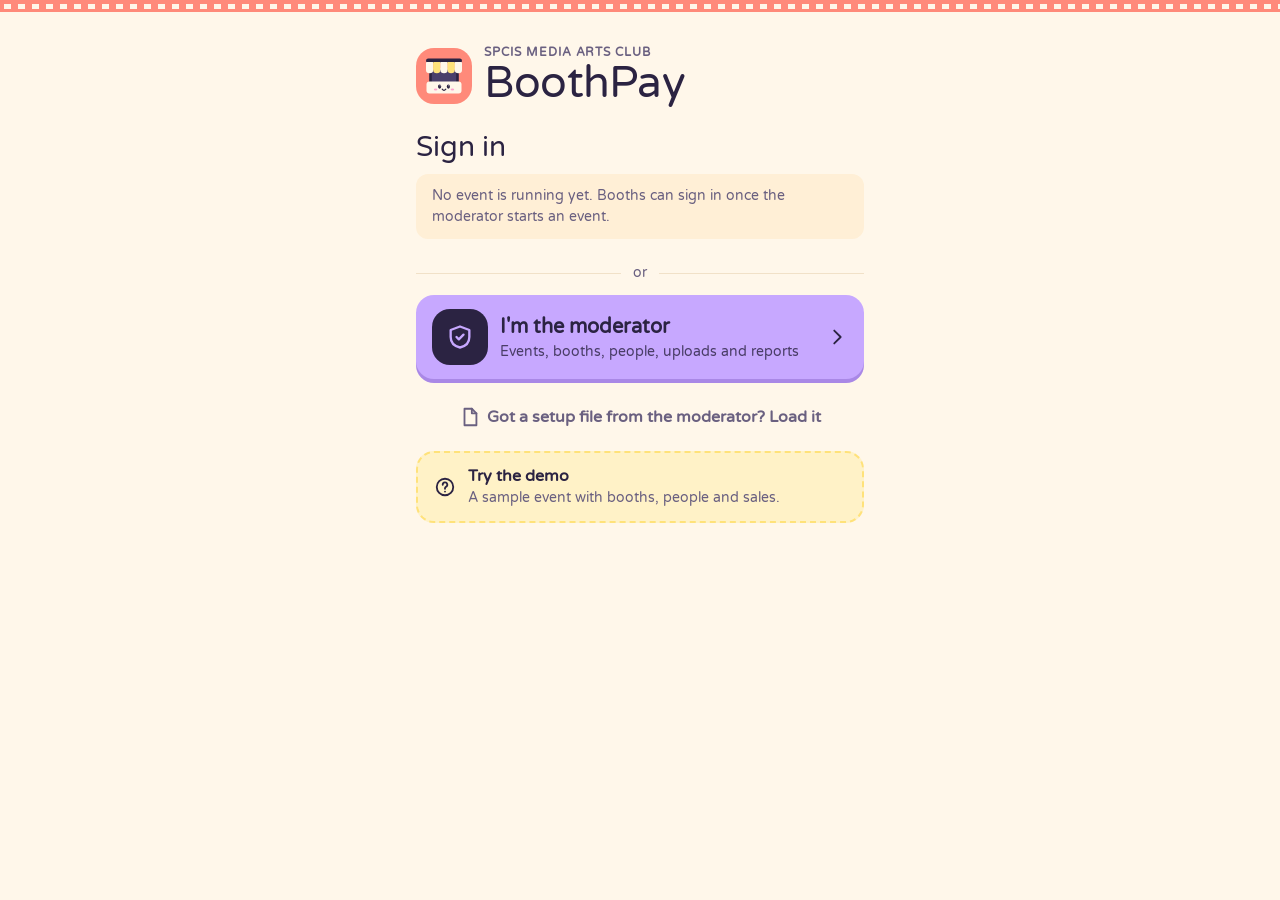
<file: index.html>
<!doctype html>
<html lang="en">
<head>
<meta charset="utf-8">
<meta name="viewport" content="width=device-width, initial-scale=1, viewport-fit=cover">
<meta name="theme-color" content="#FF8A7A">
<link rel="manifest" href="manifest.json">
<link rel="apple-touch-icon" href="assets/icons/apple-touch-icon.png">
<link rel="icon" type="image/png" href="assets/icons/favicon-64.png">
<meta name="apple-mobile-web-app-capable" content="yes">
<meta name="apple-mobile-web-app-title" content="BoothPay">
<title>BoothPay · Sign in</title>
<link rel="stylesheet" href="css/tokens.css">
<link rel="stylesheet" href="css/ui.css">
</head>
<body>
<div class="sprocket" aria-hidden="true"></div>
<main class="login">
  <header class="brand">
    <span class="badge lg" id="brandMark"></span>
    <div><p class="eyebrow">SPCIS Media Arts Club</p><h1 class="h1">BoothPay</h1></div>
  </header>
  <p class="event-now" id="eventNow"></p>
  <section id="step" aria-live="polite"></section>
  <div id="installSlot"></div>
</main>
<input type="file" id="setupFile" accept=".json,application/json" hidden>
<dialog class="sheet" id="sheet"><div class="sheet-in"></div></dialog>
<script src="js/util.js"></script>
<script src="js/ui.js"></script>
<script src="js/seed.js"></script>
<script src="js/store.js"></script>
<script src="js/sync.js"></script>
<script src="js/pwa.js"></script>
<script src="js/pin.js"></script>
<script src="js/demo.js"></script>
<script src="js/login.js"></script>
</body>
</html>
</file>
<file: css/tokens.css>
/* ContactSheet design tokens — "Summer". Tokens only, no components. */
/* Varela Round (SIL Open Font License). One weight: "CS Round" never fakes bold (headings, numbers);
   "CS Body" lets the browser bold it for <b> and labels. */
@font-face { font-family: "CS Round"; src: url(../assets/fonts/varelaround-400.ttf) format("truetype"); font-weight: 100 900; font-display: swap; }
@font-face { font-family: "CS Body"; src: url(../assets/fonts/varelaround-400.ttf) format("truetype"); font-weight: 400; font-display: swap; }
@font-face { font-family: "Plex Mono"; src: url(../assets/fonts/plexmono-500.woff2) format("woff2"); font-weight: 500; font-display: swap; }

:root {
  /* summer pastels — bright, not muted. Dark text always sits on them. */
  --coral: #FF8A7A;
  --peach: #FFB98A;
  --lemon: #FFE27A;
  --mint: #7FE3B4;
  --aqua: #7ADCD8;
  --sky: #8CC8FF;
  --lilac: #C7A8FF;
  --pink: #FFA3CF;
  --on-pastel: #2B2342;

  /* surfaces & text */
  --paper: #FFF7EA;
  --card: #FFFFFF;
  --wash: #FFEFD6;
  --rule: #F1E1C8;
  --graphite: #6A6080;
  --ink: #2B2342;
  --on-ink: #FFF7EA;
  /* status: text-safe darker tones + pastel washes */
  --safelight: #D9394A;
  --safe-wash: #FFE3E6;
  --fixer: #0F7A4E;
  --fix-wash: #DDF8EB;
  --amber: #9A6400;
  --amber-wash: #FFF2C7;

  --f-display: "CS Round", "Arial Rounded MT Bold", ui-rounded, system-ui, sans-serif;
  --f-body: "CS Body", ui-rounded, system-ui, -apple-system, "Segoe UI", Roboto, sans-serif;
  --f-mono: "Plex Mono", ui-monospace, Menlo, Consolas, monospace;

  --t-12: .75rem; --t-14: .875rem; --t-16: 1rem; --t-18: 1.125rem; --t-20: 1.25rem;
  --t-28: 1.75rem; --t-36: 2.25rem; --t-44: 2.75rem; --t-72: 4.5rem;

  --s-1: 4px; --s-2: 8px; --s-3: 12px; --s-4: 16px; --s-5: 24px; --s-6: 32px; --s-7: 48px;
  --r-1: 12px; --r-2: 18px; --r-3: 24px;
  --tap: 52px;
  --hair: 1px solid var(--rule);
  --lift: 0 0 0 1px var(--rule), 0 3px 0 var(--rule);
  --ease: cubic-bezier(.2, .7, .2, 1);
  --dur: 140ms;
}

/* Dark = warm summer night; pastels stay bright */
@media (prefers-color-scheme: dark) {
  :root {
    --paper: #1E1A2E; --card: #2A2540; --wash: #342E4E; --rule: #403960; --graphite: #B9B0D4;
    --ink: #FFF3E2; --on-ink: #1E1A2E;
    --safelight: #FF8A93; --safe-wash: #45222E; --fixer: #7FE3B4; --fix-wash: #1D3A33;
    --amber: #FFD36A; --amber-wash: #3E3420;
  }
}

@media (prefers-reduced-motion: reduce) { :root { --dur: 0ms; } }
</file>
<file: css/ui.css>
/* ContactSheet shared components + sign-in + register. Uses tokens.css only. */
*, *::before, *::after { box-sizing: border-box; }
html { -webkit-text-size-adjust: 100%; }
/* no visible scroll bars anywhere (scrolling still works by touch, wheel and trackpad) */
* { scrollbar-width: none; -ms-overflow-style: none; }
*::-webkit-scrollbar { display: none; width: 0; height: 0; }
body { margin: 0; background: var(--paper); color: var(--ink); font: 400 var(--t-16)/1.45 var(--f-body); -webkit-tap-highlight-color: transparent; }
button, input, select, textarea { font: inherit; color: inherit; }
button { cursor: pointer; background: none; border: 0; padding: 0; }
button:disabled { cursor: not-allowed; opacity: .4; }
:focus-visible { outline: 3px solid var(--sky); outline-offset: 2px; }
h1, h2, h3, p, ol, ul { margin: 0; }
ol, ul { padding: 0; list-style: none; }
[hidden] { display: none !important; }
.ic { width: 22px; height: 22px; flex: none; }

/* type roles */
.h1 { font: 400 var(--t-44)/1.05 var(--f-display); letter-spacing: -.01em; }
.h2 { font: 400 var(--t-28)/1.1 var(--f-display); }
.h3 { font-weight: 700; font-size: var(--t-18); }
.big-num { font: 400 var(--t-44)/1 var(--f-display); font-variant-numeric: tabular-nums; }
.huge-num { font: 400 var(--t-72)/1 var(--f-display); font-variant-numeric: tabular-nums; }
.eyebrow, .label { font-size: var(--t-12); font-weight: 600; letter-spacing: .08em; text-transform: uppercase; color: var(--graphite); }
.sub { color: var(--graphite); font-size: var(--t-14); }
.num { font-variant-numeric: tabular-nums; }
.mono { font-family: var(--f-mono); font-weight: 500; letter-spacing: .02em; }
.ok-text { color: var(--fixer); } .bad-text { color: var(--safelight); }

/* film-strip edge: the one decorative motif */
.sprocket { height: 12px; background-color: var(--coral);
  background-image: linear-gradient(90deg, var(--paper) 0 7px, transparent 7px);
  background-size: 14px 5px; background-repeat: repeat-x; background-position: 4px 3.5px; }

/* buttons */
.btn { min-height: var(--tap); padding: 0 var(--s-5); border-radius: var(--r-1); font-weight: 700; display: inline-flex; align-items: center; justify-content: center; gap: var(--s-2); transition: background var(--dur) var(--ease), transform var(--dur) var(--ease); white-space: nowrap; }
.btn:active:not(:disabled) { transform: scale(.98); }
.btn.primary { background: var(--ink); color: var(--on-ink); }
/* button stack in forms: main button on top, full width */
.btn-grid { display: grid; grid-template-columns: 1fr 1fr; gap: var(--s-2); }
.btn-grid > :first-child { grid-column: 1 / -1; }
.btn-grid > :last-child:nth-child(2n) { grid-column: 1 / -1; } /* a button left alone on its row fills it */
.btn.go { background: var(--mint); color: var(--on-pastel); box-shadow: 0 3px 0 #4FC08D; }
.btn.danger { background: var(--coral); color: var(--on-pastel); box-shadow: 0 3px 0 #E66655; }
.btn.ghost { border: 2px solid var(--rule); background: var(--card); }
.btn.wide { width: 100%; font-size: var(--t-18); }
.btn.sm { min-height: 44px; padding: 0 var(--s-4); font-size: var(--t-14); }
.link { min-height: 44px; display: inline-flex; align-items: center; gap: 6px; padding: 0 var(--s-1); color: var(--graphite); font-weight: 600; }
.link:hover { color: var(--ink); }
.icon-btn { width: 44px; height: 44px; display: grid; place-items: center; border-radius: var(--r-1); color: var(--graphite); }
.icon-btn:hover { background: var(--wash); color: var(--ink); }

/* booth badge */
.badge { --booth: #FFB98A; width: 40px; height: 40px; border-radius: var(--r-1); background: var(--booth); color: var(--on-pastel); display: grid; place-items: center; flex: none; }
.badge.inv { color: var(--on-ink); }
.pin-booth { display: inline-flex; align-items: center; gap: var(--s-3); font-size: var(--t-20); margin-bottom: var(--s-2); }
.badge.lg { width: 56px; height: 56px; border-radius: var(--r-2); } .badge.lg .ic { width: 28px; height: 28px; }
.badge.sm { width: 28px; height: 28px; border-radius: 6px; } .badge.sm .ic { width: 16px; height: 16px; }

/* status chip */
.chip { font-size: var(--t-12); font-weight: 600; color: var(--graphite); display: inline-flex; align-items: center; gap: 6px; padding: 4px 10px; border-radius: 99px; background: var(--wash); white-space: nowrap; }
.chip::before { content: ""; width: 8px; height: 8px; border-radius: 50%; background: var(--amber); }
.chip.ok::before { background: var(--fixer); }
.pill { display: inline-block; font-size: var(--t-12); font-weight: 700; padding: 2px 8px; border-radius: 99px; background: var(--wash); color: var(--graphite); }
.pill.ok { background: var(--fix-wash); color: var(--fixer); } .pill.bad { background: var(--safe-wash); color: var(--safelight); }

/* top bar + tabs */
.topbar { position: sticky; top: 0; z-index: 5; background: var(--paper); border-bottom: var(--hair); }
.topbar-in { display: flex; align-items: center; gap: var(--s-3); padding: var(--s-3) var(--s-4); }
.who-block { display: flex; align-items: center; gap: var(--s-3); min-width: 0; }
.who-block .name { font: 400 var(--t-20)/1.1 var(--f-display); }
.who-block .sub { white-space: nowrap; overflow: hidden; text-overflow: ellipsis; }
.topbar-in .chip { margin-left: auto; }
.tabs { display: flex; gap: var(--s-1); padding: 0 var(--s-3); overflow-x: auto; scrollbar-width: none; }
.tabs button { min-height: 48px; padding: 0 var(--s-3); display: inline-flex; align-items: center; gap: var(--s-2); color: var(--graphite); font-weight: 700; border-bottom: 3px solid transparent; white-space: nowrap; }
.tabs button .ic { width: 18px; height: 18px; }
.tabs button[aria-selected="true"] { color: var(--ink); border-color: var(--coral); }
@media (max-width: 599px) { .hide-sm { display: none !important; } }

/* toast */
.toast { position: fixed; left: 50%; bottom: 96px; transform: translate(-50%, 20px); opacity: 0; pointer-events: none; z-index: 50; display: flex; align-items: center; gap: var(--s-2); padding: var(--s-3) var(--s-4); border-radius: var(--r-2); background: var(--ink); color: var(--on-ink); font-weight: 600; transition: opacity var(--dur) var(--ease), transform var(--dur) var(--ease); max-width: calc(100vw - 32px); }
.toast.show { opacity: 1; transform: translate(-50%, 0); }
.toast[data-kind="bad"] { background: var(--coral); color: var(--on-pastel); }

/* bottom sheet / dialog */
dialog.sheet { border: 0; padding: 0; margin: auto auto 0; width: 100%; max-width: 560px; max-height: 92vh; background: var(--paper); color: var(--ink); border-radius: var(--r-3) var(--r-3) 0 0; }
dialog.sheet::backdrop { background: rgb(24 23 26 / .5); }
@media (min-width: 900px) { dialog.sheet { margin: auto; border-radius: var(--r-3); } }
.sheet-in { padding: var(--s-4) var(--s-5) calc(var(--s-5) + env(safe-area-inset-bottom)); display: grid; gap: var(--s-4); }
.sheet-head { display: flex; justify-content: space-between; align-items: flex-start; gap: var(--s-3); padding-top: var(--s-2); }
.x { width: 44px; height: 44px; display: grid; place-items: center; margin: -6px -10px 0 0; color: var(--graphite); border-radius: var(--r-1); }

/* forms */
.field { display: grid; gap: 6px; }
.field > span { font-weight: 700; font-size: var(--t-14); }
.field small { color: var(--graphite); font-size: var(--t-12); }
.input, .field input:not([type=checkbox]):not([type=radio]), .field select { min-height: var(--tap); width: 100%; padding: 0 var(--s-4); border: 2px solid var(--rule); border-radius: var(--r-1); background: var(--card); }
.input:focus, .field input:focus, .field select:focus { border-color: var(--ink); outline: none; }
.field-row { display: grid; grid-template-columns: 1fr 1fr; gap: var(--s-3); }
.err { color: var(--safelight); min-height: 1.4em; font-size: var(--t-14); font-weight: 600; }
.note { background: var(--wash); border-radius: var(--r-1); padding: var(--s-3) var(--s-4); font-size: var(--t-14); color: var(--graphite); }
.note.warn { background: var(--amber-wash); color: var(--amber); }

/* big choice cards (sign-in) */
.choices { display: grid; gap: var(--s-3); }
.choice { display: flex; align-items: center; gap: var(--s-4); width: 100%; min-height: 84px; padding: var(--s-4); text-align: left; background: var(--card); border-radius: var(--r-2); box-shadow: var(--lift); border-left: 6px solid var(--booth, var(--ink)); transition: transform var(--dur) var(--ease); }
.choice:active { transform: scale(.985); }
.choice .t { font-weight: 700; font-size: var(--t-18); display: block; }
.choice .ic.go { margin-left: auto; color: var(--graphite); }

/* sign in */
.login { max-width: 480px; margin: 0 auto; padding: var(--s-6) var(--s-4) var(--s-7); display: grid; gap: var(--s-5); }
.brand { display: flex; align-items: center; gap: var(--s-3); }
.brand .badge { background: var(--coral); color: var(--on-pastel); padding: 4px; }
.logo { width: 100%; height: 100%; display: block; }
.event-now { display: flex; align-items: center; gap: var(--s-2); padding: var(--s-3) var(--s-4); border-radius: var(--r-1); background: var(--fix-wash); color: var(--fixer); font-weight: 600; font-size: var(--t-14); }
.event-now.none { background: var(--wash); color: var(--graphite); }
.dots { display: flex; gap: var(--s-4); justify-content: center; height: 24px; }
.dots i { width: 20px; height: 20px; border-radius: 50%; border: 3px solid var(--ink); transition: background var(--dur); }
.dots i.on { background: var(--ink); }
.dots.shake { animation: shake 300ms; }
@keyframes shake { 25% { transform: translateX(-8px); } 75% { transform: translateX(8px); } }
.keypad { display: grid; grid-template-columns: repeat(3, 1fr); gap: var(--s-2); }
.keypad button { min-height: 68px; border-radius: var(--r-2); background: var(--card); box-shadow: var(--lift); font: 400 var(--t-28) var(--f-display); display: grid; place-items: center; }
.keypad button:active { background: var(--wash); }
.keypad.locked { opacity: .45; }
.big-user { font-size: var(--t-20) !important; min-height: 60px !important; }
.field-label { font-weight: 700; font-size: var(--t-14); margin-top: var(--s-4); text-align: center; }
.who-line { display: inline-flex; align-items: center; gap: var(--s-2); padding: var(--s-2) 0; color: var(--ink); }
.center { text-align: center; }

/* ---------- register ---------- */
.pos-main { display: grid; grid-template-columns: 1fr; padding-bottom: 104px; }
.cart-side { display: none; }
@media (min-width: 900px) {
  .pos-main { grid-template-columns: 1fr 380px; padding-bottom: 0; min-height: calc(100vh - 120px); }
  .cart-side { display: grid; gap: var(--s-3); align-content: start; border-left: var(--hair); padding: var(--s-5); position: sticky; top: 120px; align-self: start; }
  .cartbar { display: none !important; }
}
.grid { display: grid; grid-template-columns: repeat(auto-fill, minmax(150px, 1fr)); gap: var(--s-3); padding: var(--s-4); }
.tile { position: relative; background: var(--card); border-radius: var(--r-2); box-shadow: var(--lift); border-top: 8px solid var(--booth); min-height: 128px; padding: var(--s-4); text-align: left; display: flex; flex-direction: column; justify-content: space-between; gap: var(--s-2); transition: transform var(--dur) var(--ease), background var(--dur); }
.tile:active { transform: scale(.97); }
.tile.in { background: var(--wash); outline: 3px solid var(--booth); }
.tile-name { font-weight: 700; font-size: var(--t-18); line-height: 1.2; padding-right: 30px; }
.tile-price { font: 400 var(--t-28)/1 var(--f-display); font-variant-numeric: tabular-nums; }
.tile-kind { display: inline-flex; align-items: center; gap: 4px; font-size: var(--t-12); font-weight: 600; color: var(--graphite); }
.tile-kind .ic { width: 14px; height: 14px; }
.tile-cell { position: relative; display: grid; }
.tile-minus { position: absolute; top: -8px; left: -8px; z-index: 1; width: 40px; height: 40px; border-radius: 50%; background: var(--ink); color: var(--on-ink); font-size: 26px; font-weight: 700; line-height: 1; display: grid; place-items: center; box-shadow: 0 0 0 3px var(--paper); transition: transform var(--dur) var(--ease); }
.tile-minus:active { transform: scale(.9); }
.tile-cell:has(.tile-minus) .tile { padding-top: 38px; }
.tile .qty { position: absolute; top: var(--s-3); right: var(--s-3); min-width: 30px; height: 30px; padding: 0 8px; border-radius: 15px; background: var(--coral); color: var(--on-pastel); font-weight: 700; display: grid; place-items: center; }
.cartbar { position: fixed; inset: auto 0 0 0; padding: var(--s-3) var(--s-4) calc(var(--s-3) + env(safe-area-inset-bottom)); background: var(--paper); border-top: var(--hair); z-index: 6; }
.cartbar .btn { width: 100%; justify-content: space-between; min-height: 60px; font-size: var(--t-18); }

/* cart */
.lines li { display: grid; grid-template-columns: 1fr auto; gap: var(--s-2) var(--s-3); align-items: center; padding: var(--s-3) 0; border-bottom: var(--hair); }
.lines .nm { font-weight: 600; }
.lines .amt { text-align: right; font-weight: 700; }
.step { justify-self: start; display: inline-flex; align-items: center; background: var(--card); border: 2px solid var(--rule); border-radius: var(--r-1); }
.step button { width: 44px; height: 44px; font-size: var(--t-20); font-weight: 700; }
.step b { min-width: 28px; text-align: center; }
.cart-foot { display: flex; justify-content: space-between; align-items: baseline; padding: var(--s-3) 0; }
.cart-actions { display: grid; gap: var(--s-2); }
.empty { color: var(--graphite); padding: var(--s-5) 0; text-align: center; display: grid; gap: var(--s-2); justify-items: center; }
.empty > .ic { width: 36px; height: 36px; opacity: .5; }

/* payment */
.methods { display: grid; grid-template-columns: 1fr 1fr; gap: var(--s-3); }
.methods button { min-height: 72px; border-radius: var(--r-2); background: var(--card); border: 3px solid var(--rule); font-weight: 700; font-size: var(--t-18); display: flex; align-items: center; justify-content: center; gap: var(--s-2); }
.methods button small { display: block; font-size: var(--t-12); font-weight: 600; }
.methods button:disabled { opacity: 1; background: var(--wash); border-color: var(--rule); color: var(--graphite); }
.methods button[aria-checked="true"] { border-color: var(--ink); background: var(--ink); color: var(--on-ink); }
.row { display: flex; justify-content: space-between; align-items: baseline; gap: var(--s-3); }
.bills { display: grid; grid-template-columns: repeat(4, 1fr); gap: var(--s-2); }
.bills button { min-height: 56px; border-radius: var(--r-1); background: var(--card); box-shadow: var(--lift); font-weight: 800; font-size: var(--t-18); font-variant-numeric: tabular-nums; }
.bills button.soft { font-size: var(--t-14); color: var(--graphite); }
.change { border-radius: var(--r-2); padding: var(--s-4); background: var(--safe-wash); color: var(--safelight); }
.change.ok { background: var(--fix-wash); color: var(--fixer); }
.change .label { color: inherit; }
.ref-input { font: 500 var(--t-28) var(--f-mono) !important; letter-spacing: .12em; }

/* receipt */
.done { display: grid; gap: var(--s-4); }
.done-mark { width: 64px; height: 64px; border-radius: 50%; background: var(--mint); color: var(--on-pastel); display: grid; place-items: center; }
.done-mark .ic { width: 36px; height: 36px; stroke-width: 3; }
.tickets li { display: grid; grid-template-columns: auto 1fr; gap: 2px var(--s-4); align-items: baseline; padding: var(--s-3) var(--s-4); border-radius: var(--r-2); background: var(--card); box-shadow: var(--lift); }
.tickets li + li { margin-top: var(--s-2); }
.tickets .frame { font: 400 var(--t-36)/1 var(--f-display); }
.tickets .code { font-size: var(--t-20); color: var(--safelight); letter-spacing: .18em; text-align: right; }
.tickets .what { grid-column: 1 / -1; color: var(--graphite); font-size: var(--t-14); }

/* today */
.today { padding: var(--s-4); display: grid; gap: var(--s-4); align-content: start; }
.stats { display: grid; grid-template-columns: repeat(auto-fit, minmax(140px, 1fr)); gap: var(--s-3); }
.stat { background: var(--card); border-radius: var(--r-2); box-shadow: var(--lift); padding: var(--s-4); display: grid; gap: var(--s-1); }
.stat .big-num { font-size: var(--t-36); }
.feed li { display: grid; grid-template-columns: auto 1fr auto 44px; gap: 2px var(--s-3); padding: var(--s-3) 0; border-bottom: var(--hair); align-items: center; }
.feed-main b { font-size: var(--t-18); }
.feed time { font-size: var(--t-14); white-space: nowrap; color: var(--graphite); }
.feed .meta { grid-column: 2 / 4; font-size: var(--t-12); color: var(--graphite); }
.feed li > :last-child { grid-column: 4; grid-row: 1 / span 2; }
.feed .voided > span:not(.meta) { text-decoration: line-through; color: var(--graphite); }
.reasons { display: flex; flex-wrap: wrap; gap: var(--s-2); }
.reasons button { min-height: 44px; padding: 0 var(--s-4); border-radius: 99px; border: 2px solid var(--rule); background: var(--card); font-weight: 600; }
.reasons button[aria-checked="true"] { border-color: var(--ink); background: var(--ink); color: var(--on-ink); }

/* panel card (shared) */
.panel { background: var(--card); border-radius: var(--r-2); box-shadow: var(--lift); padding: var(--s-4) var(--s-5); display: grid; gap: var(--s-3); align-content: start; }
.panel .h3 { display: flex; align-items: center; gap: var(--s-2); }

/* customer */
.cust-row { display: flex; align-items: center; gap: var(--s-3); padding: var(--s-3) 0; border-bottom: var(--hair); }
.cust-row > span { display: grid; flex: 1; min-width: 0; }
.cust-row.need { color: var(--amber); }
.cust-row.need .sub { color: var(--amber); }
.cust-row .btn .sub { font-weight: 400; }
.sugg li + li { margin-top: var(--s-2); }
.sugg button { display: flex; align-items: center; gap: var(--s-3); width: 100%; min-height: 52px; padding: var(--s-2) var(--s-4); border-radius: var(--r-1); background: var(--fix-wash); text-align: left; }
.sugg button > span { display: grid; }
.grades { display: grid; grid-template-columns: repeat(6, 1fr); gap: var(--s-2); margin-top: var(--s-1); }
.grades button { min-height: 48px; border-radius: var(--r-1); border: 2px solid var(--rule); background: var(--card); font-weight: 700; }
.grades button:nth-child(n+7) { grid-column: span 3; }
.grades button[aria-checked="true"] { border-color: var(--ink); background: var(--ink); color: var(--on-ink); }

/* stock */
.stock-list { display: grid; gap: var(--s-3); }
.stock-list li { background: var(--card); border-radius: var(--r-2); box-shadow: var(--lift); padding: var(--s-4); display: grid; grid-template-columns: 1fr auto; gap: var(--s-3); border-left: 6px solid var(--mint); }
.stock-list li.low { border-left-color: var(--lemon); } .stock-list li.out { border-left-color: var(--coral); }
.stock-list li > div:first-child { display: grid; gap: 4px; justify-items: start; }
.stock-n { text-align: right; } .stock-n .big-num { font-size: var(--t-36); }
.stock-acts { grid-column: 1 / -1; display: flex; flex-wrap: wrap; gap: var(--s-2); }
.big-input { font-size: var(--t-36) !important; text-align: center; min-height: 72px !important; }
.tile .pill { margin-top: 4px; }

/* close day */
.close { max-width: 640px; }
.denoms li { display: grid; grid-template-columns: 72px auto 1fr; gap: var(--s-3); align-items: center; padding: var(--s-2) 0; border-bottom: var(--hair); }
.den { display: inline-grid; place-items: center; height: 40px; font-weight: 700; font-variant-numeric: tabular-nums; color: var(--on-pastel); }
.den.bill { border-radius: 8px; background: var(--mint); }
.den.coin { width: 44px; border-radius: 50%; background: var(--lemon); justify-self: start; }
.denoms .step input { width: 52px; height: 44px; border: 0; background: none; text-align: center; font-weight: 700; font-size: var(--t-18); }
.denoms .step input:focus { outline: 2px solid var(--sky); }
.den-amt { text-align: right; font-weight: 700; }
.co-sum { display: grid; gap: var(--s-2); }
.co-sum .row.total { font-weight: 700; font-size: var(--t-18); border-top: var(--hair); padding-top: var(--s-2); }
.co-sum .sub-v { font-size: var(--t-14); color: inherit; }
.done-mark.bad { background: var(--coral); }

/* sign-in: pick your name */
.people { display: grid; grid-template-columns: repeat(auto-fill, minmax(200px, 1fr)); gap: var(--s-2); }
.person { display: flex; align-items: center; gap: var(--s-3); width: 100%; min-height: 64px; padding: var(--s-2) var(--s-3); text-align: left; background: var(--card); border-radius: var(--r-2); box-shadow: var(--lift); border-left: 5px solid var(--booth, var(--rule)); }
.person > span:not(.badge) { display: grid; min-width: 0; flex: 1; }
.person > span:not(.badge) b { white-space: nowrap; overflow: hidden; text-overflow: ellipsis; }
.person .ic.go { color: var(--graphite); }
.person.big { min-height: 80px; }
.person:active { transform: scale(.985); }

.big-select { min-height: 60px !important; font-size: var(--t-18); font-weight: 700; }
.or-line { display: flex; align-items: center; gap: var(--s-3); margin: var(--s-5) 0 var(--s-3); color: var(--graphite); font-size: var(--t-14); }
.or-line::before, .or-line::after { content: ""; flex: 1; border-top: var(--hair); }
.mod-btn { display: flex; align-items: center; gap: var(--s-3); width: 100%; min-height: 84px; padding: var(--s-3) var(--s-4); text-align: left; border-radius: var(--r-2); background: var(--lilac); color: var(--on-pastel); box-shadow: 0 4px 0 #A988E6; }
.mod-btn > span:not(.badge) { display: grid; flex: 1; }
.mod-btn b { font-size: var(--t-20); }
.mod-btn .sub { color: var(--on-pastel); opacity: .8; }
.mod-btn .badge { background: var(--on-pastel); color: var(--lilac); }
.mod-btn:active { transform: translateY(2px); box-shadow: 0 2px 0 #A988E6; }

/* demo mode */
.demo-bar { position: sticky; top: 0; z-index: 7; display: flex; flex-wrap: wrap; align-items: center; gap: var(--s-2); padding: var(--s-2) var(--s-4); background: var(--lemon); color: var(--on-pastel); font-size: var(--t-14); }
.demo-bar > span { flex: 1 1 220px; }
.demo-bar .btn.ghost { background: transparent; border-color: var(--on-pastel); color: var(--on-pastel); min-height: 36px; }
.demo-bar .btn.primary { background: var(--on-pastel); color: #FFF7EA; min-height: 36px; }
.demo-cta { display: flex; align-items: center; gap: var(--s-3); margin-top: var(--s-3); padding: var(--s-3) var(--s-4); border-radius: var(--r-2); border: 2px dashed var(--lemon); background: var(--amber-wash); color: var(--ink); text-decoration: none; }
.demo-cta > span { display: grid; }
.demo-bar ~ .topbar { top: 0; }

/* ticket queue */
.queue-btn { position: fixed; right: var(--s-4); bottom: calc(var(--s-5) + env(safe-area-inset-bottom)); z-index: 7; display: inline-flex; align-items: center; gap: var(--s-2); min-height: 56px; padding: 0 var(--s-4) 0 var(--s-5); border-radius: 99px; border: 2px solid var(--rule); background: var(--card); font-weight: 700; font-size: var(--t-16); color: var(--ink); box-shadow: 0 8px 24px rgba(0,0,0,.35); transition: bottom var(--dur) var(--ease); }
.cartbar:not([hidden]) ~ .queue-btn { bottom: calc(96px + env(safe-area-inset-bottom)); } /* sit above the Charge bar */
@media (min-width: 900px) { .cartbar:not([hidden]) ~ .queue-btn { bottom: calc(var(--s-5) + env(safe-area-inset-bottom)); } }
.queue-btn .ic { width: 20px; height: 20px; }
.queue-btn .q-count { min-width: 24px; height: 24px; padding: 0 6px; border-radius: 12px; background: var(--wash); display: inline-grid; place-items: center; font-size: var(--t-14); }
.queue-btn.has { border-color: var(--coral); }
.queue-btn.has .q-count { background: var(--coral); color: var(--on-pastel); }
.q-list { display: grid; gap: var(--s-2); margin-bottom: var(--s-3); }
.q-row { display: grid; grid-template-columns: auto 1fr auto; gap: var(--s-3); align-items: center; padding: var(--s-3); border-radius: var(--r-2); background: var(--card); box-shadow: var(--lift); border-left: 5px solid var(--lemon); }
.q-row.serving { border-left-color: var(--sky); }
.q-row.late { border-left-color: var(--coral); }
.q-row.done { border-left-color: var(--mint); opacity: .85; }
.q-no { font: 400 var(--t-20)/1 var(--f-display); white-space: nowrap; }
.q-info { display: grid; min-width: 0; }
.q-info b { white-space: nowrap; overflow: hidden; text-overflow: ellipsis; }
.q-acts { display: flex; gap: var(--s-2); }
.q-done summary { cursor: pointer; font-weight: 700; padding: var(--s-2) 0; color: var(--graphite); }
@media (max-width: 420px) { .q-row { grid-template-columns: auto 1fr; } .q-acts { grid-column: 1 / -1; } .q-acts .btn { flex: 1; } }

/* install + update */
.install { display: flex; align-items: center; gap: var(--s-3); width: 100%; padding: var(--s-4); text-align: left; border-radius: var(--r-2); background: var(--amber-wash); border: 2px dashed var(--lemon); }
.install > span { display: grid; gap: 2px; }
.update-bar { position: fixed; top: var(--s-3); left: 50%; transform: translateX(-50%); z-index: 60; display: flex; align-items: center; gap: var(--s-3); padding: var(--s-2) var(--s-2) var(--s-2) var(--s-4); border-radius: 99px; background: var(--lemon); color: var(--on-pastel); font-weight: 700; box-shadow: 0 4px 0 #E8C24F; max-width: calc(100vw - 24px); white-space: nowrap; }
.update-bar .btn { min-height: 40px; border-radius: 99px; background: var(--on-pastel); color: #FFF7EA; }
@media (min-width: 900px) { .pos-main:has(#tab-close:not([hidden])) { grid-template-columns: 1fr; } .pos-main:has(#tab-close:not([hidden])) .cart-side { display: none; } }
</file>
<file: css/admin.css>
/* Moderator pages: events, booths, upload, reports. Uses tokens.css only. */
.admin-main { max-width: 1120px; margin: 0 auto; padding: var(--s-5) var(--s-4) var(--s-7); display: grid; gap: var(--s-5); align-content: start; }
.view-head { display: flex; flex-wrap: wrap; justify-content: space-between; align-items: flex-end; gap: var(--s-4); }
.view-head .sub { max-width: 60ch; margin-top: var(--s-2); }
.btn-row { display: flex; flex-wrap: wrap; gap: var(--s-2); }
.empty.big { background: var(--card); border-radius: var(--r-2); box-shadow: var(--lift); padding: var(--s-7) var(--s-5); }
.empty.big p:not(.h3) { max-width: 46ch; }

/* cards (events, booths) */
.cards { display: grid; gap: var(--s-3); }
.card { background: var(--card); border-radius: var(--r-2); box-shadow: var(--lift); padding: var(--s-4) var(--s-5); display: grid; grid-template-columns: 1fr auto; gap: var(--s-3) var(--s-4); border-left: 6px solid var(--booth, var(--rule)); }
.card.live { border-left-color: var(--mint); }
.card-main { display: grid; gap: 6px; min-width: 0; }
.row-start { display: flex; gap: var(--s-4); align-items: flex-start; }
.card-num { text-align: right; }
.card-actions { grid-column: 1 / -1; display: flex; flex-wrap: wrap; gap: var(--s-2); align-items: center; }
.card-actions .icon-btn { margin-left: auto; }
.meta-line { display: flex; flex-wrap: wrap; align-items: center; gap: 4px var(--s-1); }
.meta-line .ic { width: 16px; height: 16px; }
.meta-line .ic:not(:first-child) { margin-left: var(--s-3); }
.badges { display: flex; flex-wrap: wrap; gap: var(--s-2); }
.mini { display: inline-flex; align-items: center; gap: 6px; font-size: var(--t-14); font-weight: 600; }
.mini .badge.sm { width: 22px; height: 22px; border-radius: 5px; } .mini .badge.sm .ic { width: 13px; height: 13px; }
@media (max-width: 599px) { .card { grid-template-columns: 1fr; } .card-num { text-align: left; } }

/* forms in sheets */
.form { display: grid; gap: var(--s-4); }
fieldset.field { border: 0; padding: 0; margin: 0; }
.checks { display: grid; gap: var(--s-2); margin-top: var(--s-2); }
.check { display: flex; align-items: center; gap: var(--s-3); min-height: 48px; padding: 0 var(--s-3); border-radius: var(--r-1); background: var(--card); border: 2px solid var(--rule); font-weight: 600; cursor: pointer; }
.check:has(input:checked) { border-color: var(--ink); }
.check input { width: 20px; height: 20px; accent-color: var(--ink); }
.sr { position: absolute; width: 1px; height: 1px; overflow: hidden; clip: rect(0 0 0 0); }
.swatches, .icon-pick { display: flex; flex-wrap: wrap; gap: var(--s-2); }
.swatches label, .icon-pick label { position: relative; cursor: pointer; }
.swatches input, .icon-pick input { position: absolute; opacity: 0; }
.swatches i { display: block; width: 40px; height: 40px; border-radius: 50%; border: 3px solid var(--paper); box-shadow: 0 0 0 2px var(--rule); }
.swatches input:checked + i { box-shadow: 0 0 0 3px var(--ink); }
.icon-pick i { width: 48px; height: 48px; display: grid; place-items: center; border-radius: var(--r-1); background: var(--card); border: 2px solid var(--rule); }
.icon-pick input:checked + i { border-color: var(--ink); background: var(--ink); color: var(--on-ink); }
.swatches input:focus-visible + i, .icon-pick input:focus-visible + i { outline: 3px solid var(--sky); outline-offset: 2px; }
.prods { display: grid; gap: var(--s-2); }
.prod-row { display: grid; grid-template-columns: 1fr 96px 120px 44px; gap: var(--s-2); align-items: center; }
.prod-row .input { padding: 0 var(--s-3); }
.peso { position: relative; } .peso::before { content: "₱"; position: absolute; left: 10px; top: 50%; transform: translateY(-50%); color: var(--graphite); font-weight: 600; }
.peso .input { padding-left: 30px; }
@media (max-width: 520px) { .prod-row { grid-template-columns: 1fr 88px 44px; } .prod-row select { grid-column: 1 / 3; grid-row: 2; } .prod-row .icon-btn { grid-row: 1 / 3; grid-column: 3; } .prod-row { padding-bottom: var(--s-2); border-bottom: var(--hair); } }
.inline-form { display: flex; gap: var(--s-2); flex-wrap: wrap; } .inline-form .input { max-width: 220px; }

/* steps list */
.steps { display: grid; gap: var(--s-3); }
.steps li { display: flex; gap: var(--s-3); align-items: flex-start; }
.steps > li > b { flex: none; display: grid; place-items: center; width: 28px; height: 28px; border-radius: 50%; background: var(--lemon); color: var(--on-pastel); font-size: var(--t-14); }

/* upload */
.drop { display: grid; justify-items: center; gap: var(--s-2); padding: var(--s-6) var(--s-4); border: 3px dashed var(--rule); border-radius: var(--r-3); background: var(--card); cursor: pointer; text-align: center; transition: border-color var(--dur); }
.drop:hover, .drop:focus-within { border-color: var(--ink); }
.drop .ic { width: 40px; height: 40px; }
.drop input { position: absolute; opacity: 0; width: 1px; height: 1px; }
.uploads li { display: grid; grid-template-columns: auto 1fr auto 44px; gap: var(--s-3); align-items: center; padding: var(--s-3) 0; border-bottom: var(--hair); }
.uploads .nm { font-weight: 700; word-break: break-all; }
.uploads p.num { text-align: right; }
.map-grid { display: grid; grid-template-columns: repeat(auto-fill, minmax(230px, 1fr)); gap: var(--s-3); }

/* tables */
.table-wrap { overflow-x: auto; }
.table { width: 100%; border-collapse: collapse; font-size: var(--t-14); }
.table th { text-align: left; font-size: var(--t-12); text-transform: uppercase; letter-spacing: .06em; color: var(--graphite); padding: var(--s-2) var(--s-3); border-bottom: 2px solid var(--rule); white-space: nowrap; }
.table td { padding: var(--s-2) var(--s-3); border-bottom: var(--hair); vertical-align: middle; }
.table .r { text-align: right; }
.table tr.dim td { color: var(--graphite); text-decoration: line-through; }

/* reports */
.filters { display: grid; grid-template-columns: repeat(auto-fit, minmax(180px, 1fr)); gap: var(--s-3); }
.report-grid { display: grid; grid-template-columns: 1fr 1fr; gap: var(--s-4); grid-auto-flow: row dense; } /* half panels fill the gaps */
.span2 { grid-column: 1 / -1; }
@media (max-width: 799px) { .report-grid { grid-template-columns: 1fr; } }
.hbars { display: grid; gap: var(--s-3); }
.hbars li { display: grid; grid-template-columns: minmax(110px, 38%) 1fr auto; gap: var(--s-3); align-items: center; }
.hb-name { display: flex; align-items: center; gap: var(--s-2); font-weight: 600; font-size: var(--t-14); min-width: 0; }
.hb-track { height: 14px; background: var(--wash); border-radius: 7px; overflow: hidden; }
.hb-track i { display: block; height: 100%; border-radius: 7px; }
.hb-val { white-space: nowrap; font-size: var(--t-14); }
.chart-wrap { overflow-x: auto; }
.chart { width: 100%; height: auto; display: block; }
.svg-val { font: 600 11px var(--f-body); fill: var(--graphite); font-variant-numeric: tabular-nums; }
.svg-lab { font: 600 11px var(--f-body); fill: var(--graphite); }
.print-only { display: none; }

@media print {
  .topbar, .no-print, .toast { display: none !important; }
  .print-only { display: block; }
  body { background: #fff; }
  .admin-main { padding: 0; max-width: none; }
  .panel, .stat { box-shadow: none; border: 1px solid #ccc; break-inside: avoid; }
}

/* booth form: stock */
.stocks { display: grid; gap: var(--s-2); }
.stock-row { display: grid; grid-template-columns: 1fr 110px 84px 110px 44px; gap: var(--s-2); align-items: end; }
.mini-field { display: grid; gap: 2px; font-size: var(--t-12); font-weight: 700; color: var(--graphite); }
.mini-field .input { padding: 0 var(--s-2); }
.prod-row .uses { grid-column: 1 / -1; display: flex; flex-wrap: wrap; align-items: center; gap: var(--s-2); }
.use-pair { display: flex; align-items: center; gap: var(--s-1); flex: 1 1 200px; }
.prod-row .uses select { width: auto; min-width: 0; flex: 1; }
.prod-row .uses .qty { width: 56px; flex: none; padding: 0 var(--s-2); text-align: center; }
@media (max-width: 520px) { .stock-row { grid-template-columns: 1fr 1fr 44px; } .stock-row > input[data-sf="name"] { grid-column: 1 / 3; } .stock-row .icon-btn { grid-row: 1; grid-column: 3; } .stock-row { padding-bottom: var(--s-2); border-bottom: var(--hair); } }

/* expenses */
.xtypes { display: grid; grid-template-columns: repeat(auto-fill, minmax(150px, 1fr)); gap: var(--s-2); margin-top: var(--s-1); }
.xtypes button { display: flex; align-items: center; gap: var(--s-2); min-height: 52px; padding: var(--s-2) var(--s-3); border-radius: var(--r-1); border: 2px solid var(--rule); background: var(--card); text-align: left; font-weight: 600; font-size: var(--t-14); }
.xtypes button .ic { flex: none; width: 30px; height: 30px; padding: 5px; border-radius: 8px; background: var(--t); color: var(--on-pastel); }
.xtypes button[aria-checked="true"] { border-color: var(--ink); box-shadow: 0 0 0 1px var(--ink); }
.xtype { display: inline-flex; align-items: center; gap: 6px; font-size: var(--t-12); font-weight: 700; white-space: nowrap; }
.xtype .ic { width: 22px; height: 22px; padding: 3px; border-radius: 6px; background: var(--t); color: var(--on-pastel); }
.calc { display: grid; grid-template-columns: 1fr auto 1.3fr auto 1.2fr; gap: var(--s-2); align-items: end; }
.calc-op { font-size: var(--t-28); color: var(--graphite); padding-bottom: 10px; }
.calc .big-num { font-size: var(--t-28); line-height: var(--tap); }
@media (max-width: 520px) { .calc { grid-template-columns: 1fr auto 1.4fr; } .calc > :nth-child(4) { display: none; } .calc > :last-child { grid-column: 1 / -1; } }
.table tfoot td { border-top: 2px solid var(--rule); border-bottom: 0; }

/* booth form: team */
.team { display: grid; gap: var(--s-2); }
.team-row { display: grid; grid-template-columns: 1.4fr 1.2fr 110px 96px 44px; gap: var(--s-2); align-items: end; }
@media (max-width: 560px) { .team-row { grid-template-columns: 1fr 1fr 44px; padding-bottom: var(--s-2); border-bottom: var(--hair); } .team-row .icon-btn { grid-row: 1; grid-column: 3; } }
.export-row { display: grid; grid-template-columns: repeat(auto-fit, minmax(180px, 1fr)); gap: var(--s-2); }

/* booth form: ticket numbers */
.ticket-grid { display: grid; grid-template-columns: 100px 180px 1fr; gap: var(--s-2); margin-top: var(--s-2); }
@media (max-width: 560px) { .ticket-grid { grid-template-columns: 1fr 1fr; } }
.ticket-preview { margin-top: var(--s-2); padding: var(--s-2) var(--s-3); border-radius: var(--r-1); background: var(--wash); font-size: var(--t-14); }
.ticket-preview .mono { color: var(--safelight); }
.tickets-set > span { display: inline-flex; align-items: center; gap: var(--s-2); }

/* upload: columns box */
.map-box summary { cursor: pointer; list-style: none; display: flex; align-items: center; gap: var(--s-2); }
.map-box summary::before { content: '▸'; color: var(--graphite); }
.map-box[open] summary::before { content: '▾'; }
.map-box .map-grid { margin-top: var(--s-3); }

/* reports: PMS-style bottom line */
.net-block { display: grid; gap: var(--s-2); max-width: 520px; margin-left: auto; padding-top: var(--s-2); border-top: var(--hair); }
.net-block .row.total { font-weight: 700; font-size: var(--t-18); border-top: var(--hair); padding-top: var(--s-2); }

/* people page */
.people-list li { display: flex; align-items: center; justify-content: space-between; gap: var(--s-3); padding: var(--s-2) 0; border-top: var(--hair); }
.people-list .pill { margin-left: 4px; }

/* booth cards: edit icon on the right */
.card > .edit-btn { align-self: center; width: 48px; height: 48px; border: 2px solid var(--rule); border-radius: var(--r-1); color: var(--ink); }
.card > .edit-btn:hover { background: var(--wash); }
@media (max-width: 599px) { .card:has(> .edit-btn) { grid-template-columns: 1fr auto; } }

/* reports: small filters beside the title */
.filters.compact { display: flex; flex-wrap: wrap; gap: var(--s-2); align-items: flex-end; }
.filters.compact .field { gap: 2px; }
.filters.compact .field > span { font-size: var(--t-12); color: var(--graphite); }
.filters.compact .input { min-height: 40px; padding: 0 var(--s-3); font-size: var(--t-14); width: auto; min-width: 130px; max-width: 200px; }
@media (max-width: 599px) { .filters.compact { width: 100%; } .filters.compact .field { flex: 1 1 30%; } .filters.compact .input { min-width: 0; max-width: none; width: 100%; } }

/* reports: customers panel groups */
.cust-label { margin-top: var(--s-4); padding-top: var(--s-3); border-top: var(--hair); }
.top-list { display: grid; gap: var(--s-2); }
.top-list li { display: grid; grid-template-columns: 28px 1fr auto; gap: var(--s-3); align-items: center; }
.top-rank { width: 28px; height: 28px; border-radius: 50%; display: grid; place-items: center; background: var(--pink); color: var(--on-pastel); font-weight: 700; font-size: var(--t-14); }
.top-who { display: grid; min-width: 0; }
.top-who .sub { font-size: var(--t-12); }
.top-n { font-size: var(--t-14); color: var(--graphite); white-space: nowrap; }
.top-n b { color: var(--ink); font-size: var(--t-16); }

/* events: sales stay top-right; small icon buttons bottom-right */
.ev-card { grid-template-columns: 1fr auto !important; }
.ev-card .card-num { text-align: right !important; }
.ev-acts { justify-content: flex-end; gap: var(--s-1, 4px); }
.ev-acts .icon-btn { margin-left: 0; border: 2px solid var(--rule); color: var(--ink); }
.ev-acts .icon-btn.run { background: var(--mint); border-color: var(--mint); color: var(--on-pastel); }
.ev-card .card-main { min-width: 0; }
.ev-card .card-num { align-self: start; }
.ev-title { display: flex; align-items: center; gap: var(--s-2); }
.ev-title span { min-width: 0; overflow-wrap: anywhere; }
.ev-dot { flex: 0 0 auto; width: 12px; height: 12px; border-radius: 50%; }
.ev-dot.on { background: var(--mint); box-shadow: 0 0 0 4px var(--fix-wash); }
.ev-dot.wait { background: var(--lemon); }
.ev-dot.off { background: var(--coral); }
/* booth cards: facts in one tidy row, stock under it */
.b-facts { display: flex; flex-wrap: wrap; gap: var(--s-1) var(--s-4); margin-top: var(--s-2); font-size: var(--t-14); color: var(--graphite); }
.b-facts > span { display: inline-flex; align-items: center; gap: 6px; }
.b-facts .ic { width: 16px; height: 16px; }
.b-facts .mono { color: var(--ink); }
.card-main .badges { margin-top: var(--s-2); }
.ev-card .card-num .label { font-size: var(--t-14); }
.ev-card .card-num .num { font-size: clamp(2rem, 6vw, var(--t-44)); line-height: 1.1; }
</file>
